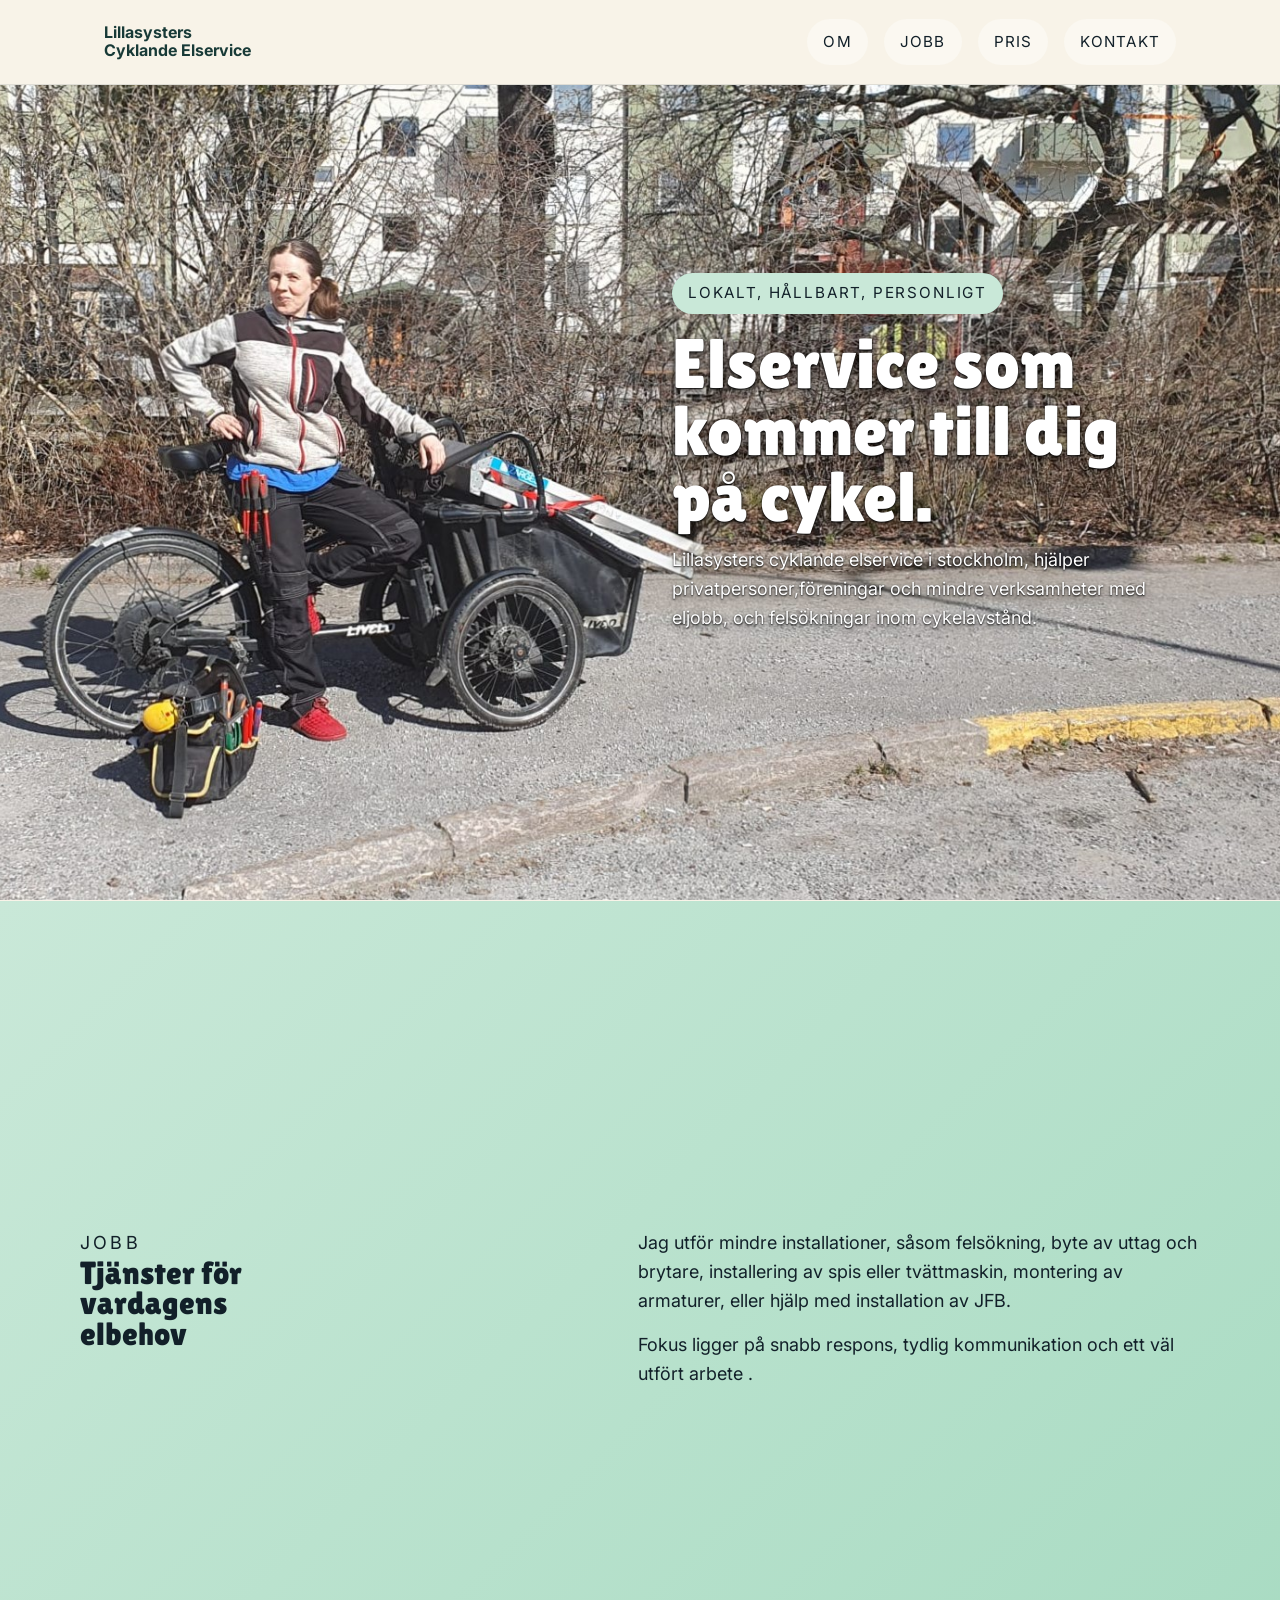
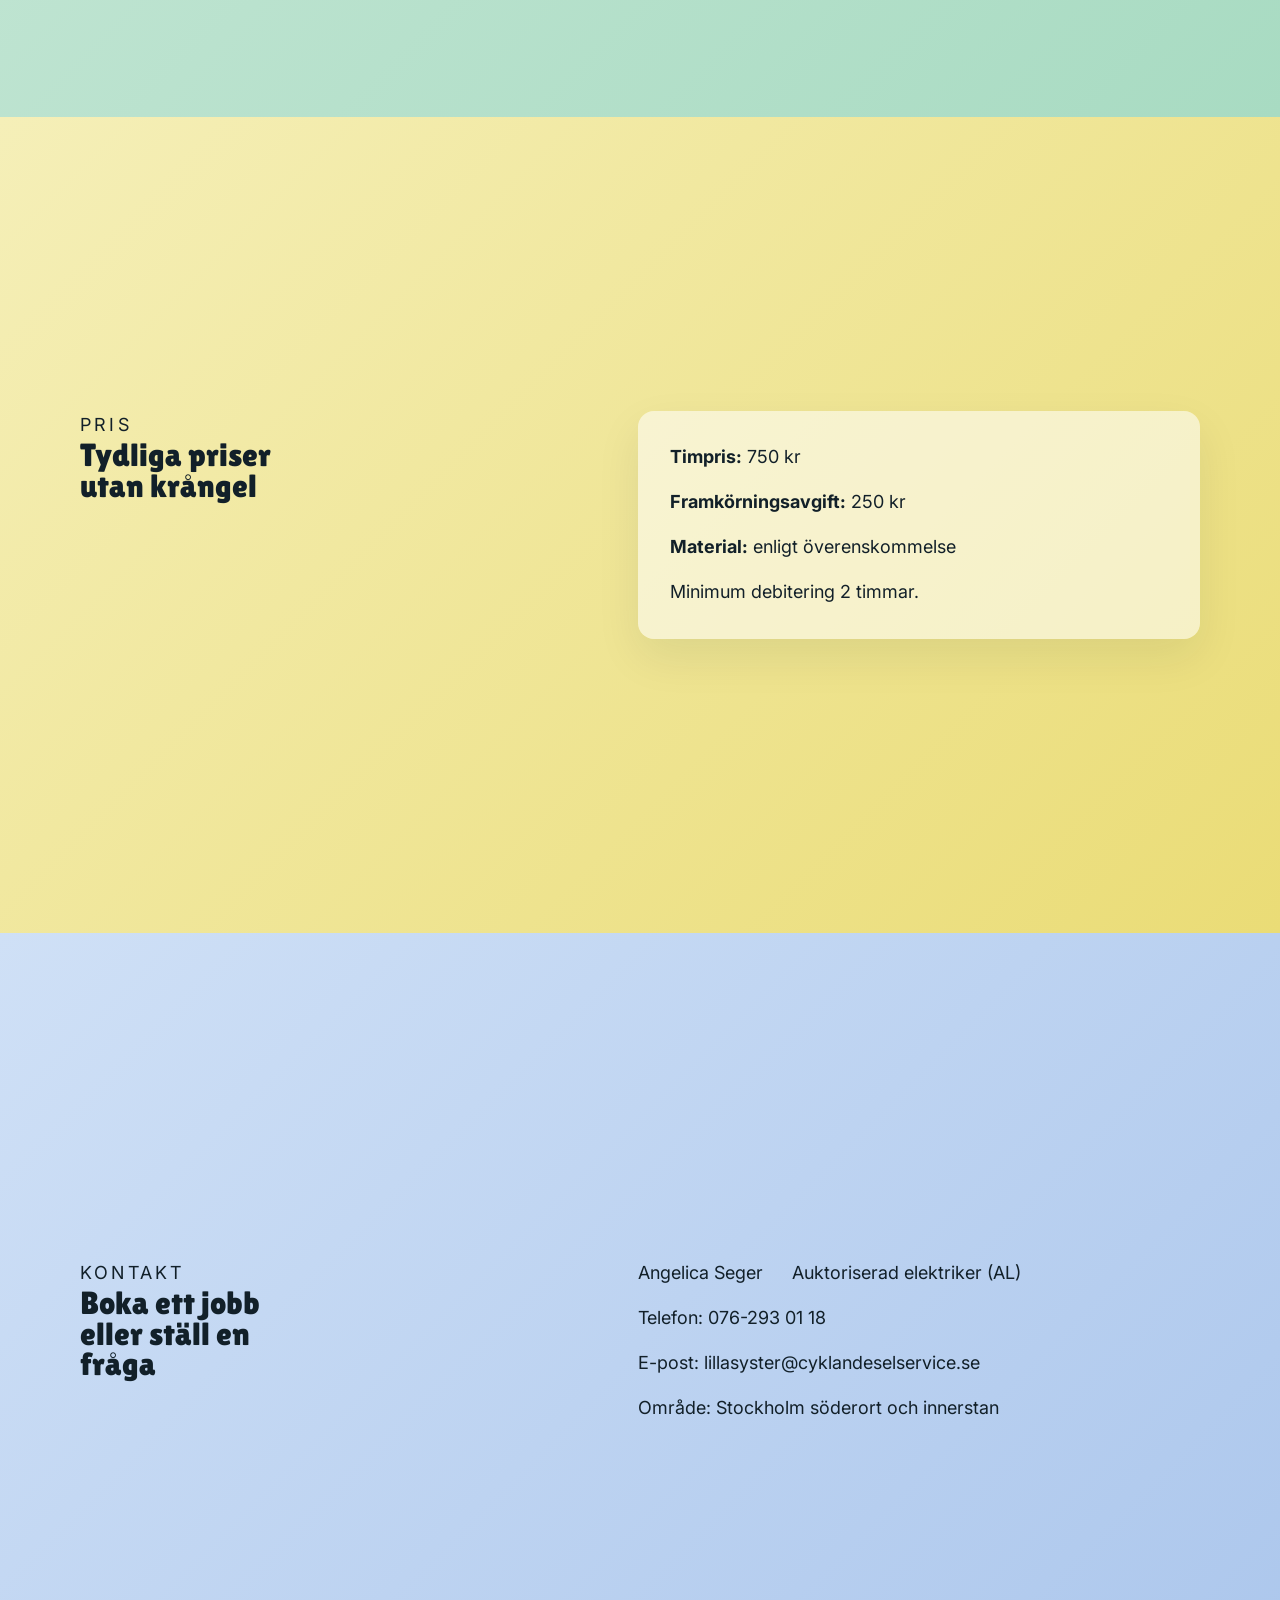
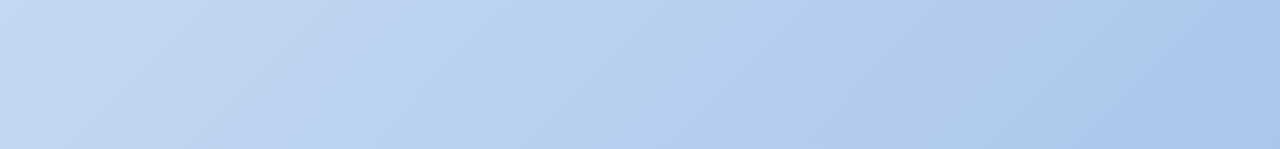
<file: cyklandeelservice.se/public_html/index.html>
<!DOCTYPE html>
<html lang="sv">
<head>
    <meta charset="UTF-8">
    <meta name="viewport" content="width=device-width, initial-scale=1.0">
    <title>Lillasysters Cyklande Elservice</title>
    <meta name="description" content="Lillasysters cyklande elservice erbjuder flexibel elservice med fokus pa personlig kontakt, tydliga priser och smidiga jobb i ditt nara omrade.">
    <link rel="preconnect" href="https://fonts.googleapis.com">
    <link rel="preconnect" href="https://fonts.gstatic.com" crossorigin>
    <link href="https://fonts.googleapis.com/css2?family=Inter:wght@400;500;700&family=Lilita+One&display=swap" rel="stylesheet">
    <link rel="stylesheet" href="assets/css/styles.css">
</head>
<body>
    <header class="site-header">
        <div class="header-inner">
            <a class="brand" href="#about" aria-label="Lillasysters cyklande elservice startsida">
            <!-- <span class="brand-mark">AC</span> -->
                <span class="brand-text">
                    <span>Lillasysters</span>
                    <span>Cyklande Elservice</span>
                </span>
            </a>
            <nav class="site-nav" aria-label="Huvudmeny">
                <a href="#about">Om</a>
                <a href="#job">Jobb</a>
                <a href="#price">Pris</a>
                <a href="#kontakt">Kontakt</a>
            </nav>
        </div>
    </header>

    <main>
        <section id="about" class="panel panel-about">
            <div class="about-halves">
                <div class="about-half about-half--text">
                    <div class="hero-block">
                        <p class="eyebrow bg-picture">Lokalt, hållbart, personligt</p>
                        <h1 class="shadow-text">Elservice som kommer till dig på cykel.</h1>
                        <p class="lead shadow-text">
                            Lillasysters cyklande elservice i stockholm, hjälper privatpersoner,föreningar och mindre verksamheter med eljobb,
                            och felsökningar inom cykelavstånd.
                        </p>
                    </div>
                </div>
                <div class="about-mobile-image" aria-hidden="true"></div>
            </div>
        </section>

        <section id="job" class="panel panel-job">
            <div class="panel-content two-column">
                <div>
                    <p class="eyebrow">Jobb</p>
                    <h2>Tjänster för vardagens elbehov</h2>
                </div>
                <div>
                    <p>Jag utför mindre installationer, såsom felsökning, byte av uttag och brytare, installering av spis eller tvättmaskin, montering av armaturer, eller hjälp med installation av JFB.</p>
                    <p>Fokus ligger på snabb respons, tydlig kommunikation och ett väl utfört arbete .</p>
                </div>
            </div>
        </section>

        <section id="price" class="panel panel-price">
            <div class="panel-content two-column">
                <div>
                    <p class="eyebrow">Pris</p>
                    <h2>Tydliga priser utan krångel</h2>
                </div>
                <div class="price-card">
                    <p><strong>Timpris:</strong> 750 kr</p>
                    <p><strong>Framkörningsavgift:</strong> 250 kr</p>
                    <p><strong>Material:</strong> enligt överenskommelse</p>
                    <p class="price-note"> Minimum debitering 2 timmar.</p>
                </div>
            </div>
        </section>

        <section id="kontakt" class="panel panel-contact">
            <div class="panel-content two-column">
                <div>
                    <p class="eyebrow">Kontakt</p>
                    <h2>Boka ett jobb eller ställ en fråga</h2>
                </div>
                <div>
                    <p>Angelica Seger <span style="padding-left: 24px;">Auktoriserad elektriker (AL)</span></p>
                    <p>Telefon: <a href="tel:+46762930118">076-293 01 18</a></p>
                    <p>E-post: <a href="mailto:lillasyster@cyklandeselservice.se">lillasyster@cyklandeselservice.se</a></p>
                    <p>Område: Stockholm söderort och innerstan</p>
                </div>
            </div>
        </section>
    </main>
</body>
</html>
</file>
<file: cyklandeelservice.se/public_html/assets/css/styles.css>
:root {
    --font-body: "Inter", sans-serif;
    --font-display: "Lilita One", sans-serif;

    --size-base: 16px;
    --size-step-1: clamp(1rem, 0.95rem + 0.3vw, 1.125rem);
    --size-step-2: clamp(1.5rem, 1.2rem + 1vw, 2.5rem);
    --size-step-3: clamp(2.8rem, 2rem + 3vw, 5.75rem);

    --space-1: 0.5rem;
    --space-2: 1rem;
    --space-3: 1.5rem;
    --space-4: 2rem;
    --space-5: 3rem;
    --space-6: 5rem;

    --radius-soft: 1rem;
    --radius-pill: 999px;
    --content-width: 1120px;
    --header-height: 84px;

    --color-ink: #122029;
    --color-paper: #f8f3e8;
    --color-about: #f6d9c5;
    --color-job: #c9e8d8;
    --color-price: #f5efb8;
    --color-contact: #cfe0f6;
    --color-brand: #183a37;
    --color-accent: #f26a4b;
}

* {
    box-sizing: border-box;
    margin: 0;
    padding: 0;
}

html {
    scroll-behavior: smooth;
    font-size: var(--size-base);
}

body {
    margin: 0;
    font-family: var(--font-body);
    color: var(--color-ink);
    background: var(--color-paper);
    line-height: 1.6;
}

a {
    color: inherit;
    text-decoration: none;
}

.site-header {
    position: sticky;
    top: 0;
    z-index: 10;
    -webkit-backdrop-filter: blur(14px);
    backdrop-filter: blur(14px);
    background: rgb(248 243 232 / 82%);
    border-bottom: 1px solid rgb(18 32 41 / 10%);
}

.header-inner {
    max-width: var(--content-width);
    min-height: var(--header-height);
    margin: 0 auto;
    padding: var(--space-2) var(--space-3);
    display: flex;
    align-items: center;
    justify-content: space-between;
    gap: var(--space-3);
}

.site-nav {
    display: flex;
    flex-wrap: wrap;
    gap: var(--space-2);
}

.site-nav a {
    padding: 0.65rem 1rem;
    border-radius: var(--radius-pill);
    font-size: 0.95rem;
    text-transform: uppercase;
    letter-spacing: 0.08em;
    background: rgb(255 255 255 / 35%);
}

.brand {
    display: inline-flex;
    align-items: center;
    gap: 0.85rem;
    text-align: left;
    color: var(--color-brand);
}

.brand-mark {
    width: 2.75rem;
    height: 2.75rem;
    border-radius: 50%;
    display: grid;
    place-items: center;
    background: var(--color-brand);
    color: var(--color-paper);
    font-weight: 700;
}

.brand-text {
    max-width: 14ch;
    display: flex;
    flex-direction: column;
    align-items: flex-start;
    font-weight: 700;
    line-height: 1.1;
}

.panel {
    min-height: calc(100vh - var(--header-height));
    display: flex;
    align-items: center;
    padding: var(--space-6) var(--space-3);
    scroll-margin-top: var(--header-height);
}

.panel-about {
    position: relative;
    background-image: url('../images/bgpicture.jpg');
    background-size: cover;
    background-position: 34% center;
    background-attachment: fixed;
    background-color: var(--color-about);
    overflow: hidden;
}

.about-halves {
    display: flex;
    justify-content: flex-end;
    width: min(100%, var(--content-width));
    margin: 0 auto;
    padding: 0 var(--space-3);
}

.about-half {
    flex: 0 1 50%;
}

.about-half--text {
    display: flex;
    align-items: center;
    justify-content: flex-end;
    padding: 0 0 var(--space-6) var(--space-4);
    color: #ffffff;
}

.about-mobile-image {
    display: none;
}

.panel-job {
    background: linear-gradient(135deg, var(--color-job), #a8dbc2);
}

.panel-price {
    background: linear-gradient(135deg, var(--color-price), #eadc76);
}

.panel-contact {
    background: linear-gradient(135deg, var(--color-contact), #abc6ec);
}

.panel-content {
    width: min(100%, var(--content-width));
    margin: 0 auto;
}

.hero-block {
    display: grid;
    gap: var(--space-2);
}

.two-column {
    display: grid;
    grid-template-columns: minmax(0, 1fr) minmax(0, 1.1fr);
    gap: var(--space-5);
    align-items: start;
}

.shadow-text {
    text-shadow:
        0 1px 2px rgb(0 0 0 / 95%),
        0 3px 8px rgb(0 0 0 / 50%);
}

.eyebrow {
    font-size: var(--size-step-1);
    letter-spacing: 0.18em;
    text-transform: uppercase;
    width: fit-content;
    text-shadow: none;
}

.eyebrow.bg-picture {
    background: var(--color-job);
    color: var(--color-ink);
    border-radius: var(--radius-pill);
    padding: var(--space-1) var(--space-2);
    font-size: clamp(0.78rem, 0.7rem + 0.35vw, 0.95rem);
    letter-spacing: 0.12em;
    text-transform: uppercase;
    display: inline-block;
    width: fit-content;
    white-space: nowrap;
    text-shadow: none;
}

h1,
h2 {
    font-family: var(--font-display);
    font-weight: 400;
    line-height: 0.95;
}

h1 {
    max-width: 11ch;
    font-size: var(--size-step-3);
}

h2 {
    max-width: 12ch;
    font-size: var(--size-step-2);
}

.lead,
.two-column p,
.price-note {
    font-size: var(--size-step-1);
    max-width: 52ch;
}

.price-card {
    padding: var(--space-4);
    border-radius: var(--radius-soft);
    background: rgb(255 255 255 / 55%);
    box-shadow: 0 18px 45px rgb(18 32 41 / 8%);
}

.price-card p + p,
.two-column p + p {
    margin-top: var(--space-2);
}

@media (max-width: 760px) {
    .header-inner {
        flex-direction: column;
        align-items: flex-start;
    }

    .brand {
        text-align: left;
    }

    .site-nav {
        width: 100%;
        gap: var(--space-1);
    }

    .site-nav a {
        padding: 0.4rem 0.7rem;
        font-size: 0.75rem;
    }

    .two-column {
        grid-template-columns: 1fr;
        gap: var(--space-3);
    }

    .panel {
        min-height: 0;
        padding: var(--space-5) var(--space-2);
    }

    .panel-about {
        background-image: none;
        background-color: var(--color-about);
    }

    .about-halves {
        display: grid;
        justify-content: flex-start;
        gap: var(--space-3);
        width: min(100%, var(--content-width));
        margin: 0 auto;
        padding: 0;
    }

    .about-half--text {
        padding: 0;
        justify-content: flex-start;
        color: var(--color-ink);
    }

    .about-half--text .hero-block {
        width: 100%;
        gap: 0;
    }

    .about-half--text .shadow-text {
        text-shadow: none;
    }

    .about-half--text h1 {
        max-width: 12ch;
        font-size: var(--size-step-2);
    }

    .about-mobile-image {
        display: block;
        min-height: 18rem;
        border-radius: var(--radius-soft);
        background-image: url('../images/bgpicture.jpg');
        background-size: cover;
        background-position: 0% bottom;
        box-shadow:
            inset 0 1px 0 rgb(255 255 255 / 28%),
            inset 0 -2.5rem 3.5rem rgb(18 32 41 / 24%),
            inset 0 0 0 1px rgb(18 32 41 / 12%);
    }

    .eyebrow.bg-picture {
        background: none;
        color: inherit;
        border-radius: 0;
        padding: 0;
        font-size: var(--size-step-1);
        letter-spacing: 0.18em;
        display: block;
        white-space: normal;
    }
}
</file>
